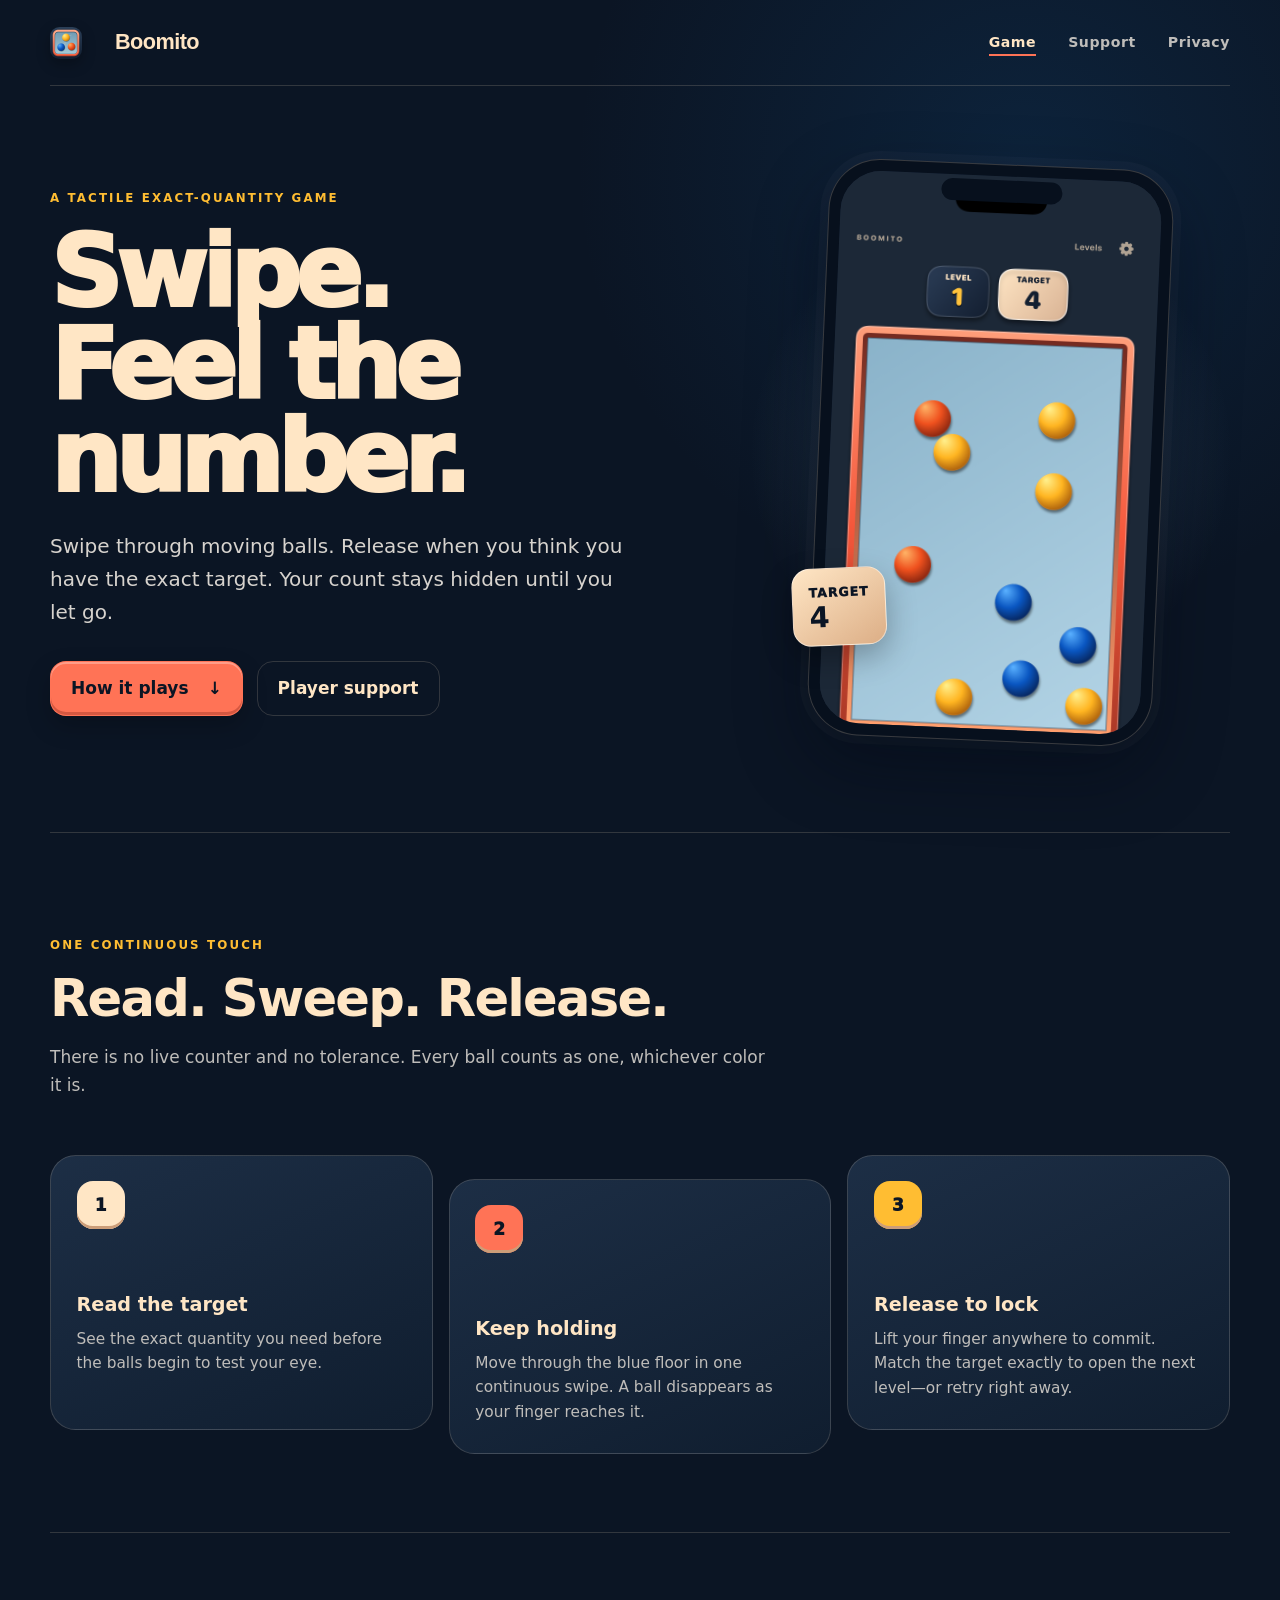
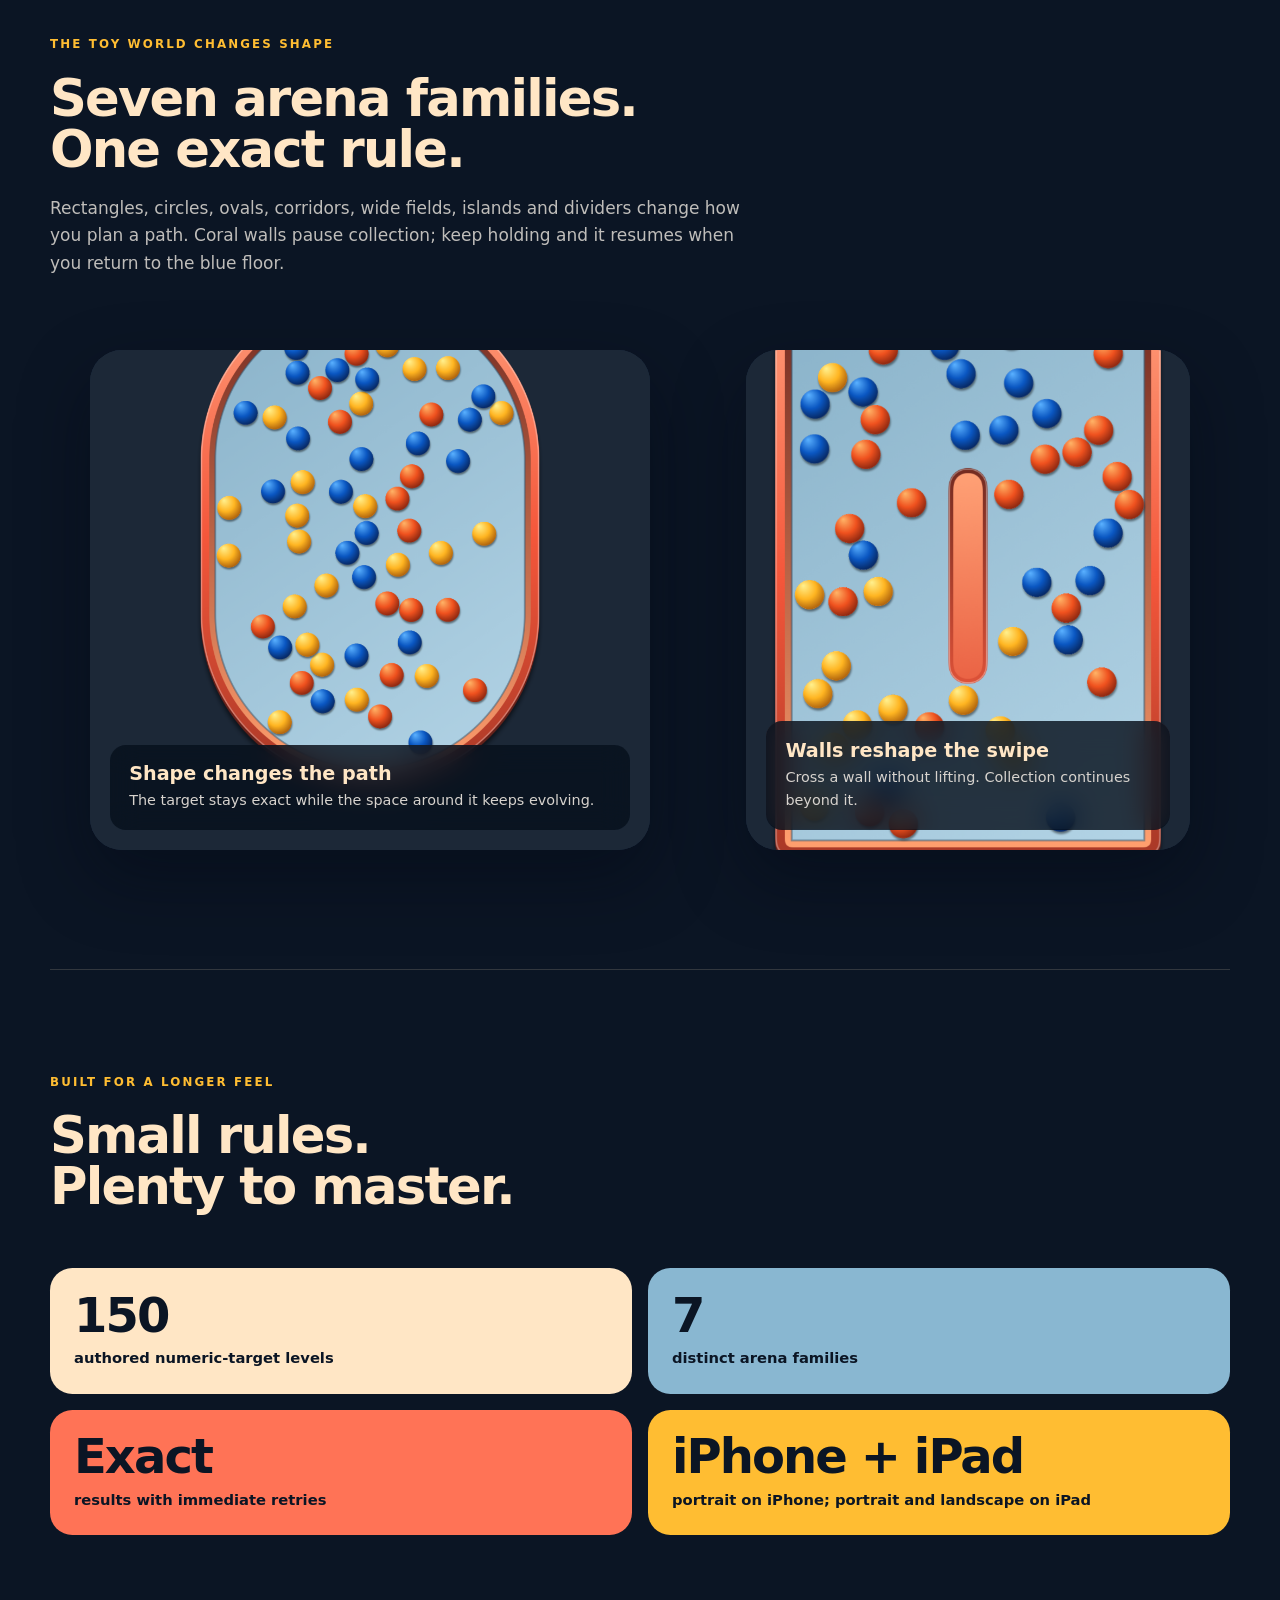
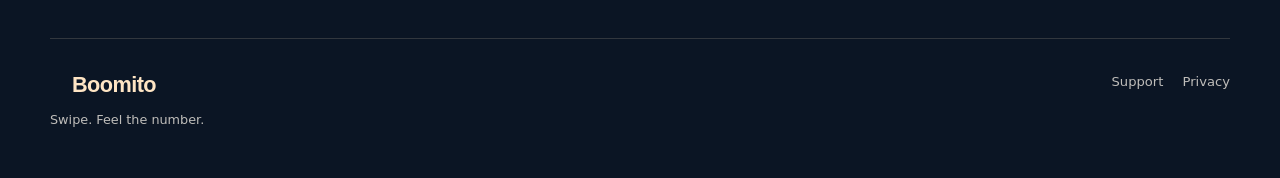
<file: index.html>
<!doctype html>
<html lang="en">
<head>
  <meta charset="utf-8">
  <meta name="viewport" content="width=device-width, initial-scale=1">
  <meta name="description" content="Boomito is a tactile exact-quantity game for iPhone and iPad. Swipe through moving balls and release when you think you have the exact target.">
  <meta name="theme-color" content="#0b1524">
  <title>Boomito — Swipe. Feel the number.</title>
  <link rel="icon" href="assets/favicon.svg" type="image/svg+xml">
  <link rel="apple-touch-icon" href="assets/boomito-icon.png">
  <link rel="stylesheet" href="assets/site.css">
</head>
<body>
  <a class="skip-link" href="#main">Skip to content</a>
  <header class="site-header">
    <a class="brand" href="index.html" aria-label="Boomito home"><img class="brand-icon" src="assets/boomito-icon.png" alt="" width="1024" height="1024"><img class="brand-logo" src="assets/boomito-wordmark.svg" alt="Boomito" width="920" height="220"></a>
    <nav class="site-nav" aria-label="Main navigation"><a href="index.html" aria-current="page">Game</a><a href="support.html">Support</a><a href="privacy.html">Privacy</a></nav>
  </header>

  <main id="main">
    <section class="hero" aria-labelledby="hero-title">
      <div class="hero-copy">
        <p class="eyebrow">A tactile exact-quantity game</p>
        <h1 id="hero-title">Swipe.<br>Feel the number.</h1>
        <p class="lede">Swipe through moving balls. Release when you think you have the exact target. Your count stays hidden until you let go.</p>
        <div class="button-row"><a class="button" href="#how">How it plays <span aria-hidden="true">↓</span></a><a class="button secondary" href="support.html">Player support</a></div>
      </div>
      <div class="hero-visual" aria-label="Boomito gameplay on iPhone">
        <div class="device"><div class="device-window"><img src="assets/boomito-phone.png" alt="A Boomito level with colorful balls inside a coral tray" width="1320" height="2868"></div><span class="floating-label" aria-hidden="true">TARGET<strong>4</strong></span></div>
      </div>
    </section>

    <section class="section" id="how" aria-labelledby="how-title">
      <div class="section-heading"><p class="eyebrow">One continuous touch</p><h2 id="how-title">Read. Sweep. Release.</h2><p>There is no live counter and no tolerance. Every ball counts as one, whichever color it is.</p></div>
      <div class="steps">
        <article class="step-card"><span class="step-number">1</span><h3>Read the target</h3><p>See the exact quantity you need before the balls begin to test your eye.</p></article>
        <article class="step-card"><span class="step-number">2</span><h3>Keep holding</h3><p>Move through the blue floor in one continuous swipe. A ball disappears as your finger reaches it.</p></article>
        <article class="step-card"><span class="step-number">3</span><h3>Release to lock</h3><p>Lift your finger anywhere to commit. Match the target exactly to open the next level—or retry right away.</p></article>
      </div>
    </section>

    <section class="section" aria-labelledby="arenas-title">
      <div class="section-heading"><p class="eyebrow">The toy world changes shape</p><h2 id="arenas-title">Seven arena families.<br>One exact rule.</h2><p>Rectangles, circles, ovals, corridors, wide fields, islands and dividers change how you plan a path. Coral walls pause collection; keep holding and it resumes when you return to the blue floor.</p></div>
      <div class="showcase">
        <figure class="capture circle"><img src="assets/boomito-circle.png" alt="An oval Boomito arena filled with blue, orange and gold balls" width="2064" height="2752"><figcaption class="capture-copy"><h3>Shape changes the path</h3><p>The target stays exact while the space around it keeps evolving.</p></figcaption></figure>
        <figure class="capture"><img src="assets/boomito-obstacle.png" alt="A Boomito tray with a coral divider among colorful balls" width="1320" height="2868"><figcaption class="capture-copy"><h3>Walls reshape the swipe</h3><p>Cross a wall without lifting. Collection continues beyond it.</p></figcaption></figure>
      </div>
    </section>

    <section class="section" aria-labelledby="inside-title">
      <div class="section-heading"><p class="eyebrow">Built for a longer feel</p><h2 id="inside-title">Small rules.<br>Plenty to master.</h2></div>
      <div class="fact-grid">
        <div class="fact"><strong>150</strong><span>authored numeric-target levels</span></div>
        <div class="fact"><strong>7</strong><span>distinct arena families</span></div>
        <div class="fact"><strong>Exact</strong><span>results with immediate retries</span></div>
        <div class="fact"><strong>iPhone + iPad</strong><span>portrait on iPhone; portrait and landscape on iPad</span></div>
      </div>
    </section>
  </main>

  <footer class="site-footer"><div><a class="brand" href="index.html"><img class="brand-logo" src="assets/boomito-wordmark.svg" alt="Boomito" width="920" height="220"></a><div class="footer-copy">Swipe. Feel the number.</div></div><nav class="footer-links" aria-label="Footer navigation"><a href="support.html">Support</a><a href="privacy.html">Privacy</a></nav></footer>
</body>
</html>
</file>
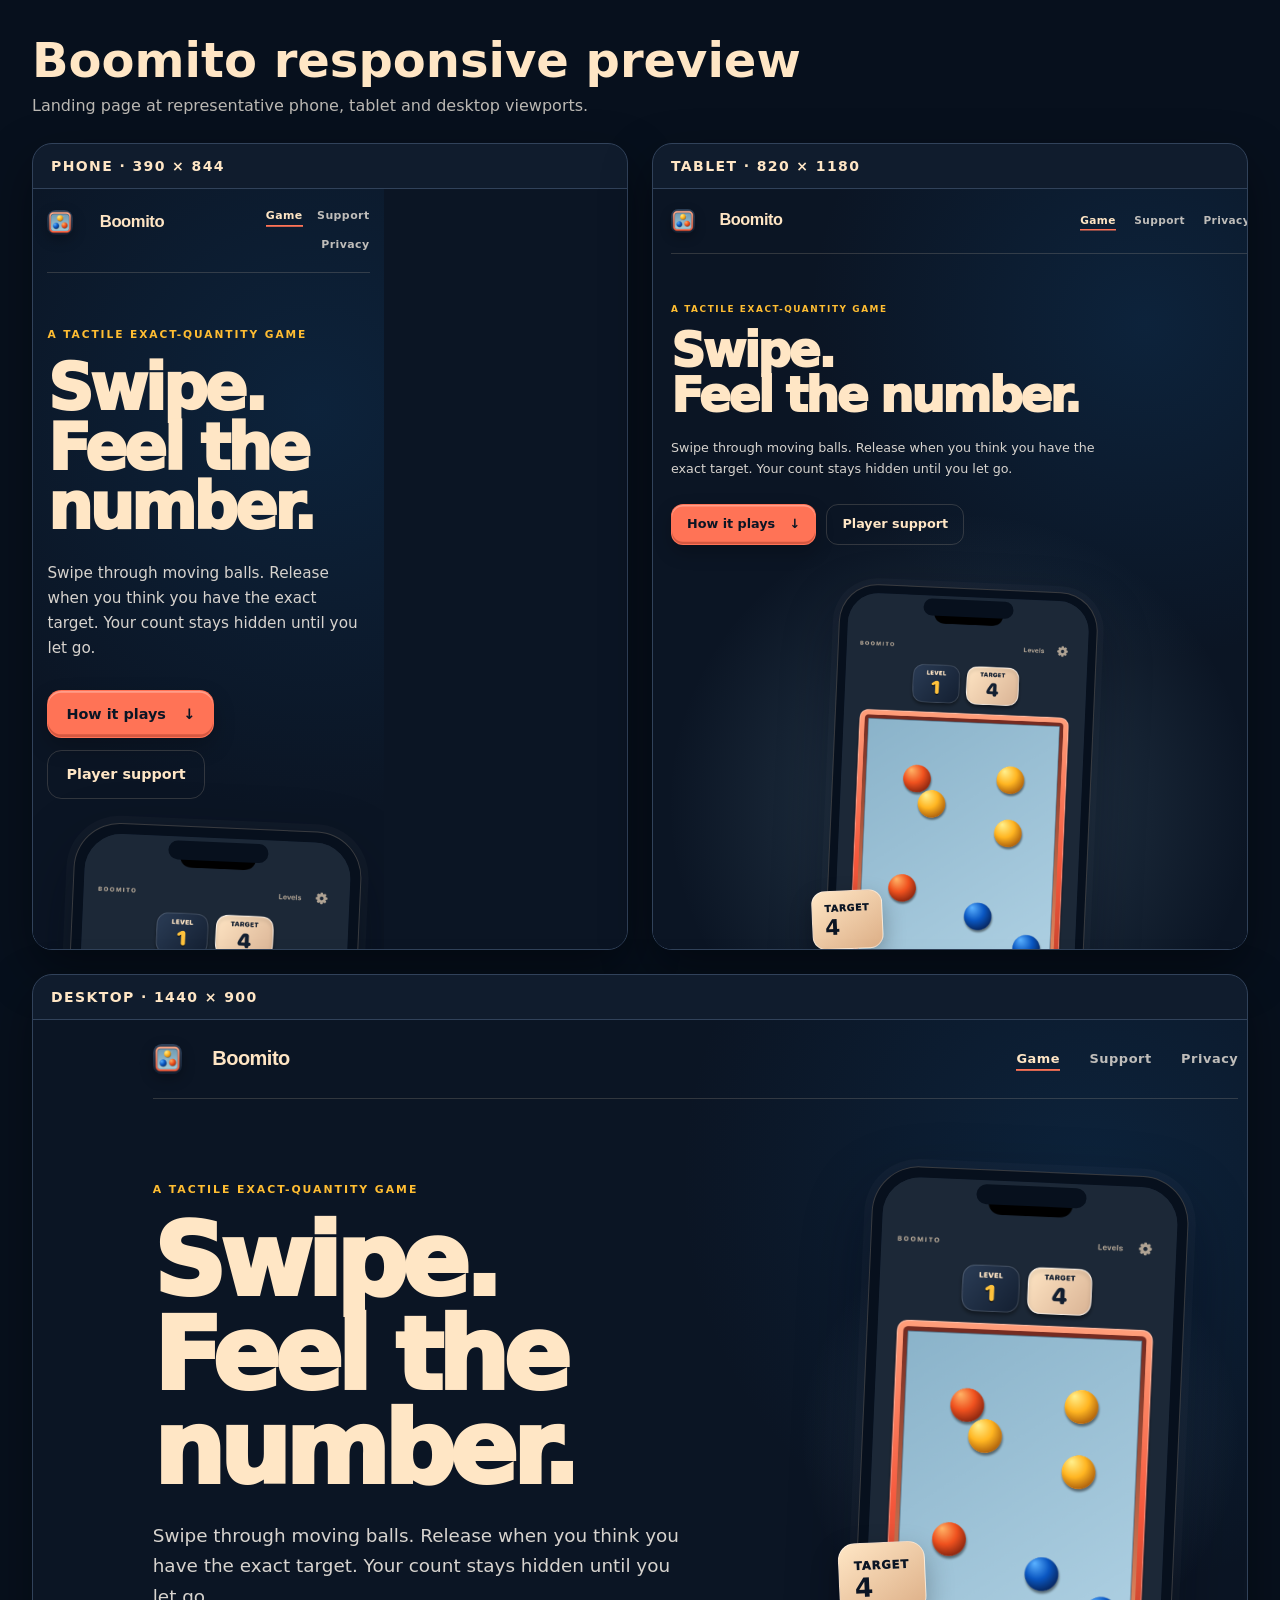
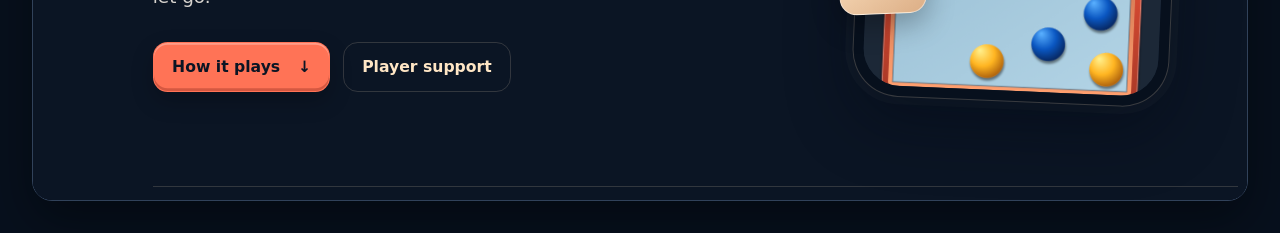
<file: preview.html>
<!doctype html>
<html lang="en">
<head>
  <meta charset="utf-8">
  <meta name="viewport" content="width=device-width, initial-scale=1">
  <title>Boomito responsive preview</title>
  <style>
    :root{color-scheme:dark;font-family:ui-rounded,"SF Pro Rounded",system-ui,sans-serif;background:#07101d;color:#ffe6c5}
    *{box-sizing:border-box}body{margin:0;padding:32px}header{max-width:1400px;margin:0 auto 28px}h1{margin:0 0 8px;font-size:clamp(28px,5vw,48px)}p{margin:0;color:#bbb8b3}.board{max-width:1400px;margin:auto;display:grid;grid-template-columns:1fr 1fr;gap:24px}.preview{border:1px solid #31425a;border-radius:20px;background:#101c2d;overflow:hidden;box-shadow:0 20px 50px #0006}.preview h2{font-size:14px;letter-spacing:.1em;text-transform:uppercase;margin:0;padding:14px 18px;border-bottom:1px solid #31425a}.viewport{width:100%;overflow:hidden;background:#0b1524}.viewport iframe{display:block;border:0;background:#0b1524}.phone .viewport{height:760px}.phone iframe{width:390px;height:844px;zoom:.9}.tablet .viewport{height:760px}.tablet iframe{width:820px;height:1180px;zoom:.75}.desktop{grid-column:1/-1}.desktop .viewport{height:780px}.desktop iframe{width:1440px;height:900px;zoom:.92}@media(max-width:900px){body{padding:18px}.board{grid-template-columns:1fr}.desktop{grid-column:auto}.phone iframe{zoom:.86}.tablet iframe{zoom:.7}.desktop iframe{zoom:.55}.desktop .viewport{height:520px}}@media(max-width:480px){.tablet iframe{zoom:.62}.desktop iframe{zoom:.35}.desktop .viewport{height:330px}}
  </style>
</head>
<body>
  <header><h1>Boomito responsive preview</h1><p>Landing page at representative phone, tablet and desktop viewports.</p></header>
  <main class="board">
    <section class="preview phone"><h2>Phone · 390 × 844</h2><div class="viewport"><iframe src="index.html" title="Boomito phone preview"></iframe></div></section>
    <section class="preview tablet"><h2>Tablet · 820 × 1180</h2><div class="viewport"><iframe src="index.html" title="Boomito tablet preview"></iframe></div></section>
    <section class="preview desktop"><h2>Desktop · 1440 × 900</h2><div class="viewport"><iframe src="index.html" title="Boomito desktop preview"></iframe></div></section>
  </main>
</body>
</html>
</file>
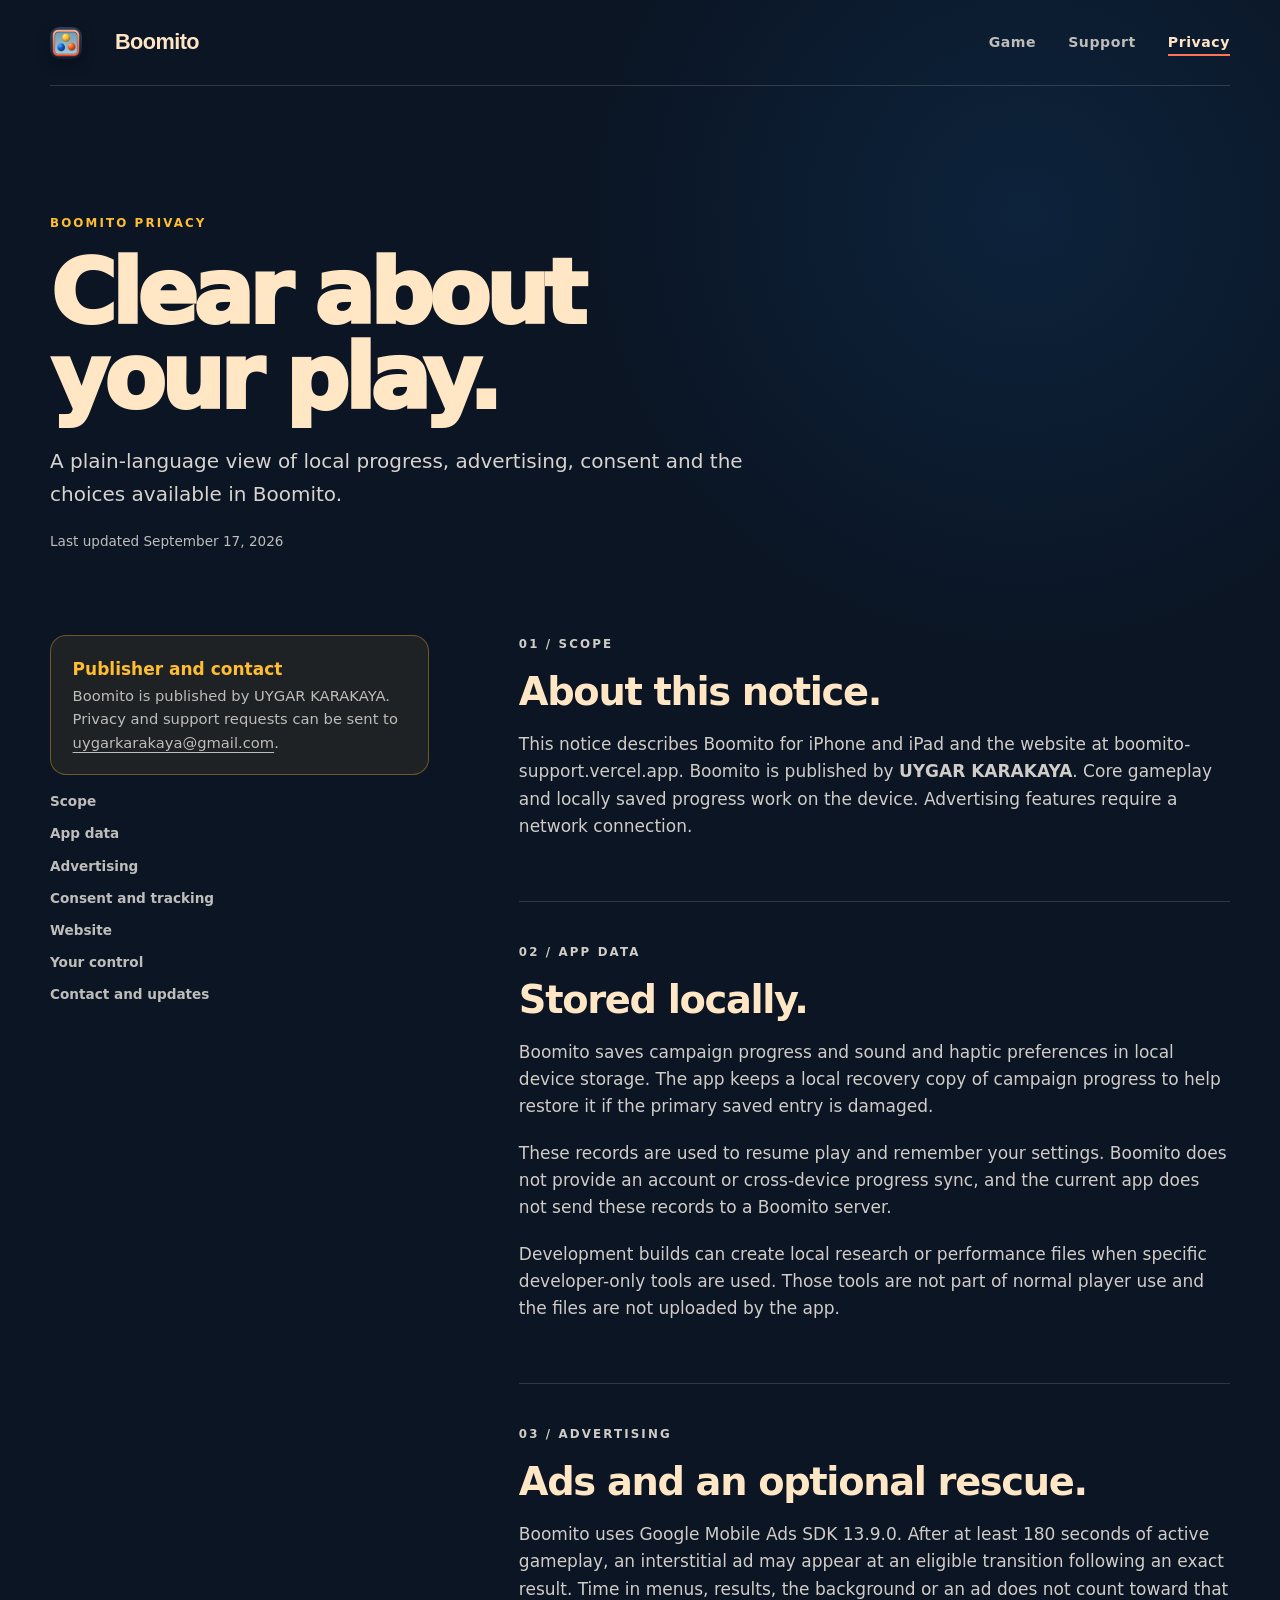
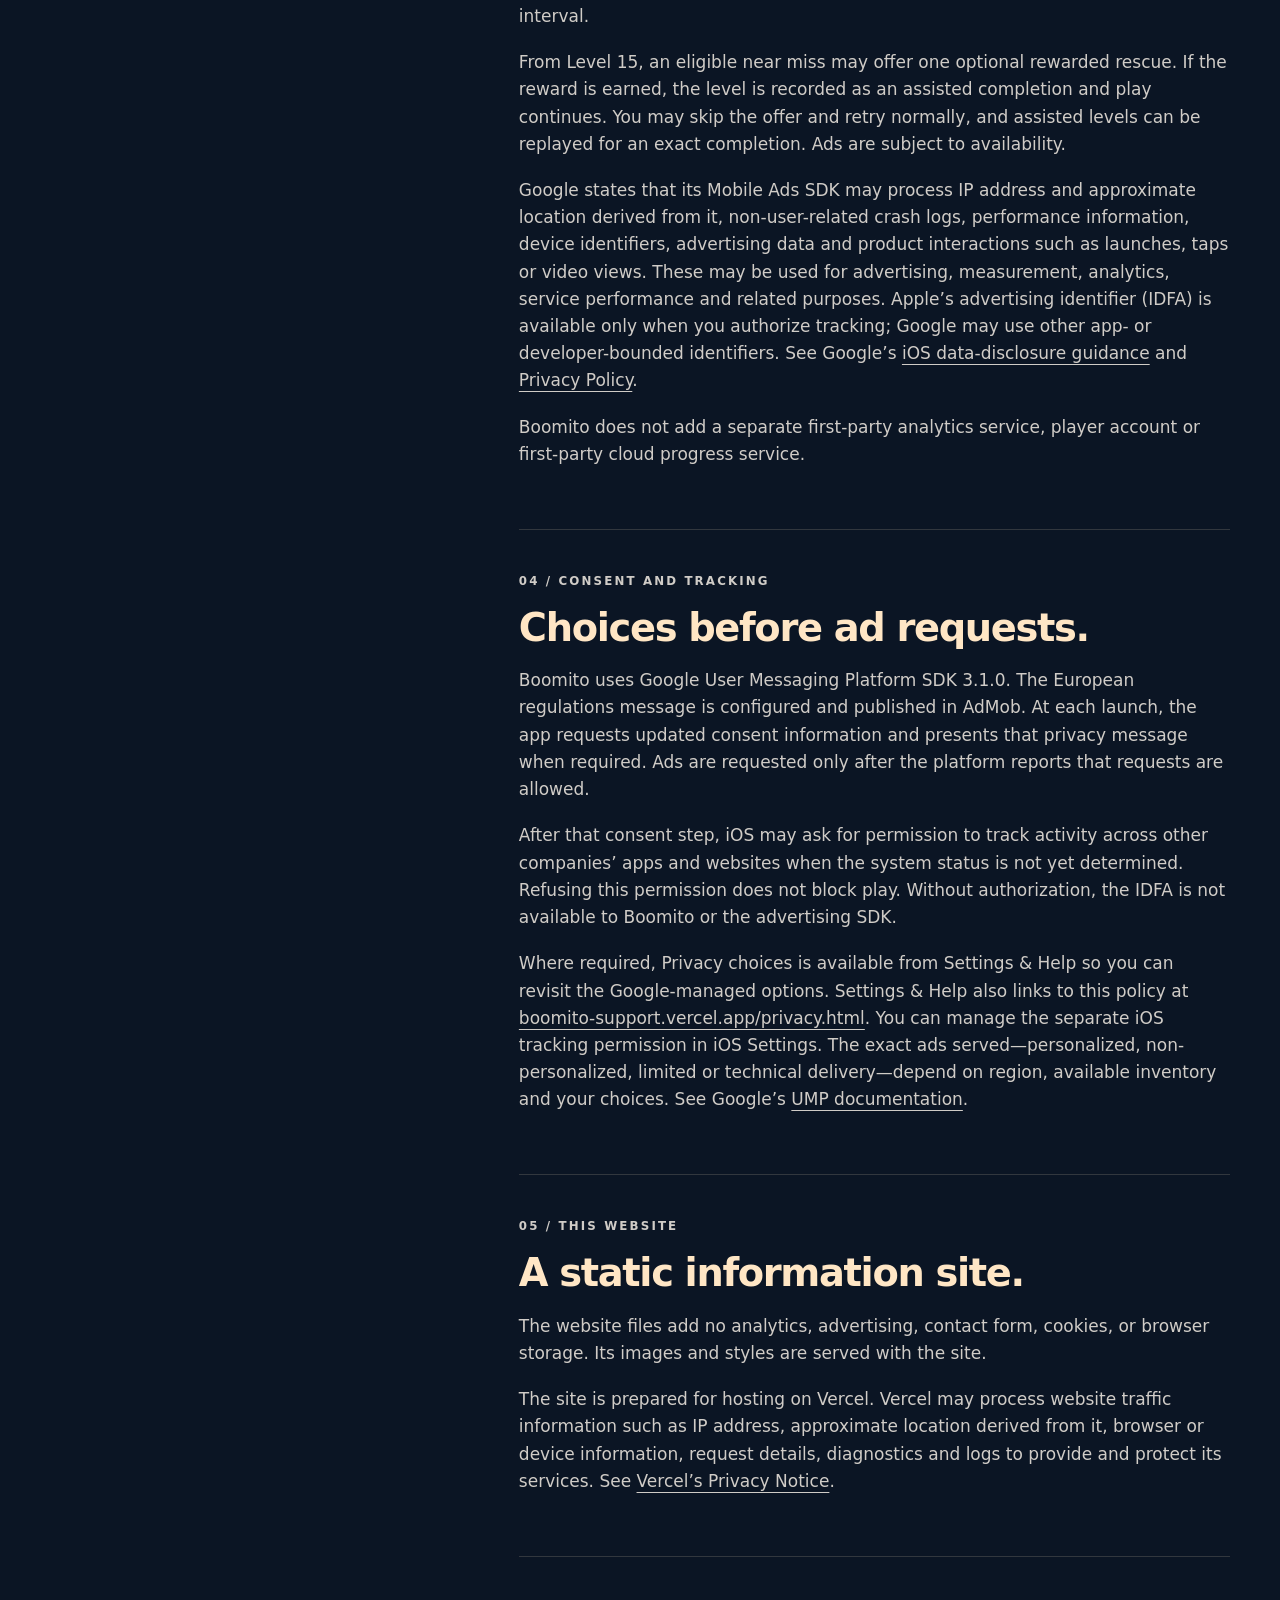
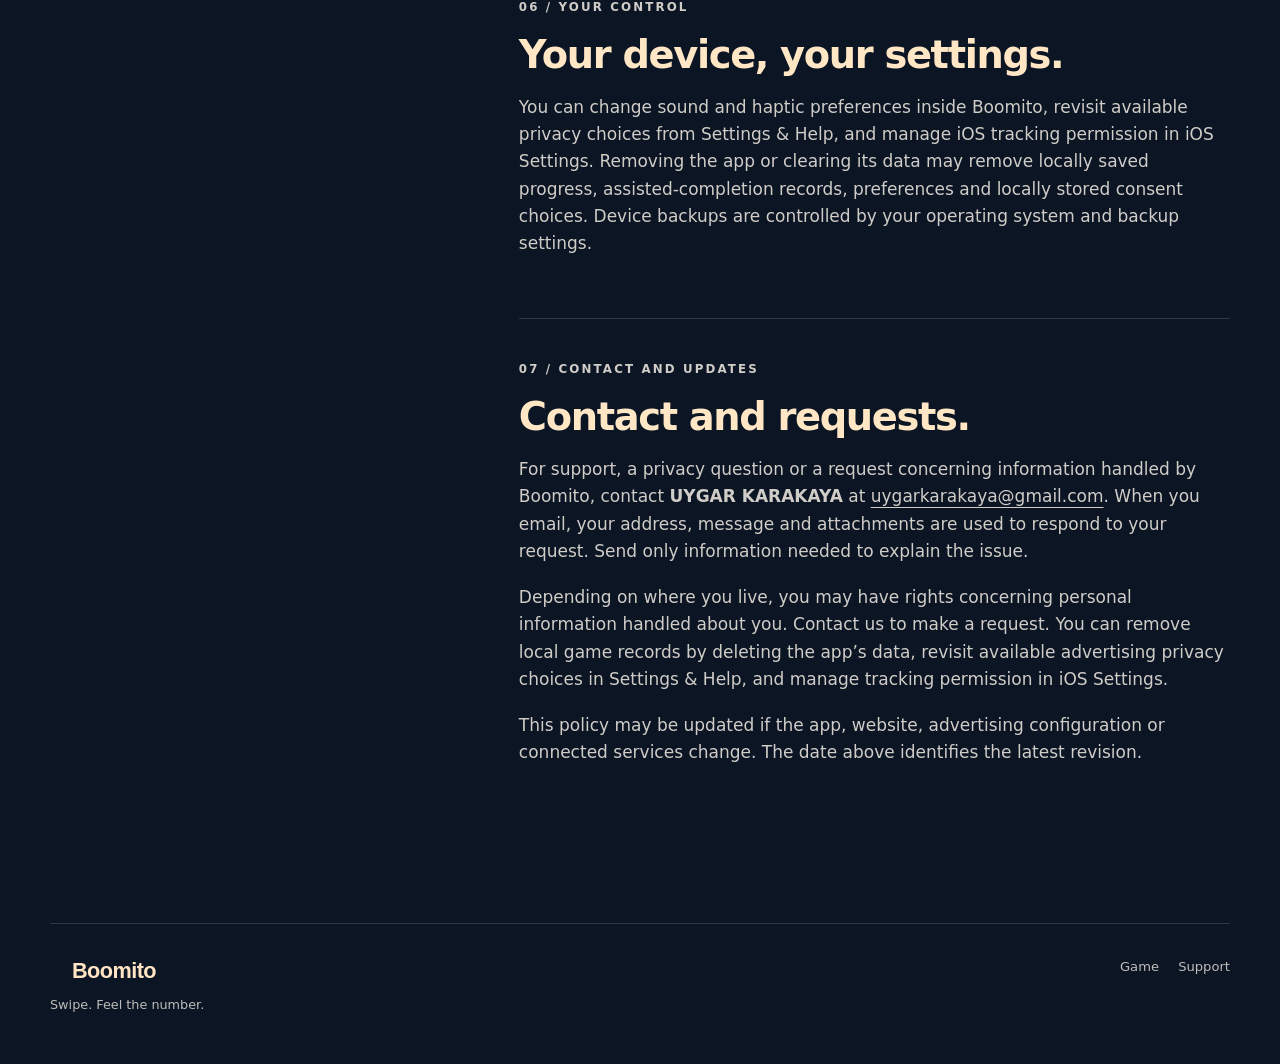
<file: privacy.html>
<!doctype html>
<html lang="en">
<head>
  <meta charset="utf-8">
  <meta name="viewport" content="width=device-width, initial-scale=1">
  <meta name="description" content="Boomito privacy policy covering local progress, Google advertising, consent and tracking choices, support contact and website hosting.">
  <meta name="theme-color" content="#0b1524">
  <title>Privacy — Boomito</title>
  <link rel="canonical" href="https://boomito-support.vercel.app/privacy.html">
  <link rel="icon" href="assets/favicon.svg" type="image/svg+xml">
  <link rel="apple-touch-icon" href="assets/boomito-icon.png">
  <link rel="stylesheet" href="assets/site.css">
</head>
<body>
  <a class="skip-link" href="#main">Skip to content</a>
  <header class="site-header">
    <a class="brand" href="index.html" aria-label="Boomito home"><img class="brand-icon" src="assets/boomito-icon.png" alt="" width="1024" height="1024"><img class="brand-logo" src="assets/boomito-wordmark.svg" alt="Boomito" width="920" height="220"></a>
    <nav class="site-nav" aria-label="Main navigation"><a href="index.html">Game</a><a href="support.html">Support</a><a href="privacy.html" aria-current="page">Privacy</a></nav>
  </header>

  <main id="main">
    <section class="page-hero"><p class="eyebrow">Boomito privacy</p><h1>Clear about<br>your play.</h1><p class="lede">A plain-language view of local progress, advertising, consent and the choices available in Boomito.</p><p class="meta">Last updated September 17, 2026</p></section>
    <div class="content-grid">
      <aside class="side-note"><div class="notice"><strong>Publisher and contact</strong><p>Boomito is published by UYGAR KARAKAYA. Privacy and support requests can be sent to <a href="mailto:uygarkarakaya@gmail.com">uygarkarakaya@gmail.com</a>.</p></div><nav class="side-nav" aria-label="Privacy contents"><a href="#scope">Scope</a><a href="#app-data">App data</a><a href="#advertising">Advertising</a><a href="#consent">Consent and tracking</a><a href="#website">Website</a><a href="#control">Your control</a><a href="#contact">Contact and updates</a></nav></aside>
      <div class="stack">
        <section id="scope"><p class="eyebrow">01 / Scope</p><h2>About this notice.</h2><p>This notice describes Boomito for iPhone and iPad and the website at boomito-support.vercel.app. Boomito is published by <strong>UYGAR KARAKAYA</strong>. Core gameplay and locally saved progress work on the device. Advertising features require a network connection.</p></section>
        <section id="app-data"><p class="eyebrow">02 / App data</p><h2>Stored locally.</h2><p>Boomito saves campaign progress and sound and haptic preferences in local device storage. The app keeps a local recovery copy of campaign progress to help restore it if the primary saved entry is damaged.</p><p>These records are used to resume play and remember your settings. Boomito does not provide an account or cross-device progress sync, and the current app does not send these records to a Boomito server.</p><p>Development builds can create local research or performance files when specific developer-only tools are used. Those tools are not part of normal player use and the files are not uploaded by the app.</p></section>
        <section id="advertising"><p class="eyebrow">03 / Advertising</p><h2>Ads and an optional rescue.</h2><p>Boomito uses Google Mobile Ads SDK 13.9.0. After at least 180 seconds of active gameplay, an interstitial ad may appear at an eligible transition following an exact result. Time in menus, results, the background or an ad does not count toward that interval.</p><p>From Level 15, an eligible near miss may offer one optional rewarded rescue. If the reward is earned, the level is recorded as an assisted completion and play continues. You may skip the offer and retry normally, and assisted levels can be replayed for an exact completion. Ads are subject to availability.</p><p>Google states that its Mobile Ads SDK may process IP address and approximate location derived from it, non-user-related crash logs, performance information, device identifiers, advertising data and product interactions such as launches, taps or video views. These may be used for advertising, measurement, analytics, service performance and related purposes. Apple’s advertising identifier (IDFA) is available only when you authorize tracking; Google may use other app- or developer-bounded identifiers. See Google’s <a href="https://developers.google.com/admob/ios/privacy/data-disclosure">iOS data-disclosure guidance</a> and <a href="https://policies.google.com/privacy">Privacy Policy</a>.</p><p>Boomito does not add a separate first-party analytics service, player account or first-party cloud progress service.</p></section>
        <section id="consent"><p class="eyebrow">04 / Consent and tracking</p><h2>Choices before ad requests.</h2><p>Boomito uses Google User Messaging Platform SDK 3.1.0. The European regulations message is configured and published in AdMob. At each launch, the app requests updated consent information and presents that privacy message when required. Ads are requested only after the platform reports that requests are allowed.</p><p>After that consent step, iOS may ask for permission to track activity across other companies’ apps and websites when the system status is not yet determined. Refusing this permission does not block play. Without authorization, the IDFA is not available to Boomito or the advertising SDK.</p><p>Where required, Privacy choices is available from Settings &amp; Help so you can revisit the Google-managed options. Settings &amp; Help also links to this policy at <a href="https://boomito-support.vercel.app/privacy.html">boomito-support.vercel.app/privacy.html</a>. You can manage the separate iOS tracking permission in iOS Settings. The exact ads served—personalized, non-personalized, limited or technical delivery—depend on region, available inventory and your choices. See Google’s <a href="https://developers.google.com/admob/ios/privacy">UMP documentation</a>.</p></section>
        <section id="website"><p class="eyebrow">05 / This website</p><h2>A static information site.</h2><p>The website files add no analytics, advertising, contact form, cookies, or browser storage. Its images and styles are served with the site.</p><p>The site is prepared for hosting on Vercel. Vercel may process website traffic information such as IP address, approximate location derived from it, browser or device information, request details, diagnostics and logs to provide and protect its services. See <a href="https://vercel.com/legal/privacy-notice">Vercel’s Privacy Notice</a>.</p></section>
        <section id="control"><p class="eyebrow">06 / Your control</p><h2>Your device, your settings.</h2><p>You can change sound and haptic preferences inside Boomito, revisit available privacy choices from Settings &amp; Help, and manage iOS tracking permission in iOS Settings. Removing the app or clearing its data may remove locally saved progress, assisted-completion records, preferences and locally stored consent choices. Device backups are controlled by your operating system and backup settings.</p></section>
        <section id="contact"><p class="eyebrow">07 / Contact and updates</p><h2>Contact and requests.</h2><p>For support, a privacy question or a request concerning information handled by Boomito, contact <strong>UYGAR KARAKAYA</strong> at <a href="mailto:uygarkarakaya@gmail.com">uygarkarakaya@gmail.com</a>. When you email, your address, message and attachments are used to respond to your request. Send only information needed to explain the issue.</p><p>Depending on where you live, you may have rights concerning personal information handled about you. Contact us to make a request. You can remove local game records by deleting the app’s data, revisit available advertising privacy choices in Settings &amp; Help, and manage tracking permission in iOS Settings.</p><p>This policy may be updated if the app, website, advertising configuration or connected services change. The date above identifies the latest revision.</p></section>
      </div>
    </div>
  </main>
  <footer class="site-footer"><div><a class="brand" href="index.html"><img class="brand-logo" src="assets/boomito-wordmark.svg" alt="Boomito" width="920" height="220"></a><div class="footer-copy">Swipe. Feel the number.</div></div><nav class="footer-links" aria-label="Footer navigation"><a href="index.html">Game</a><a href="support.html">Support</a></nav></footer>
</body>
</html>
</file>
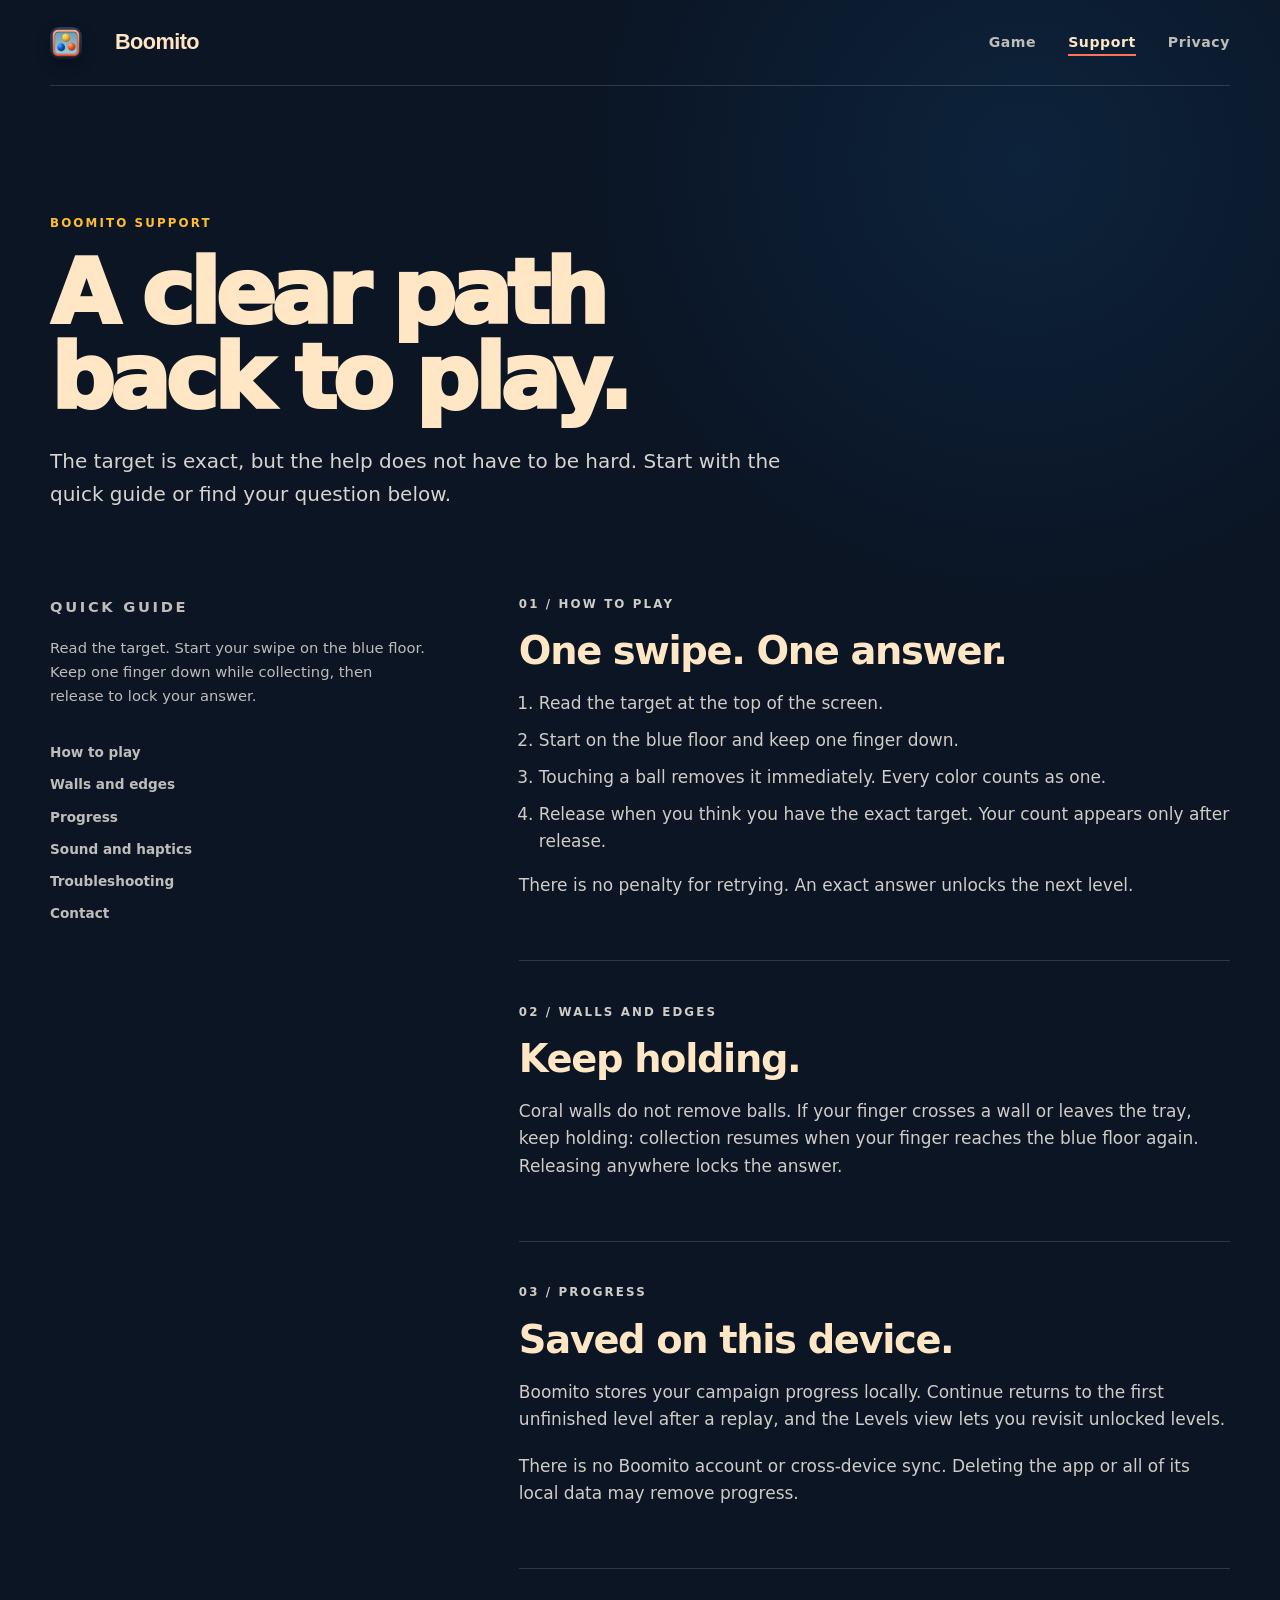
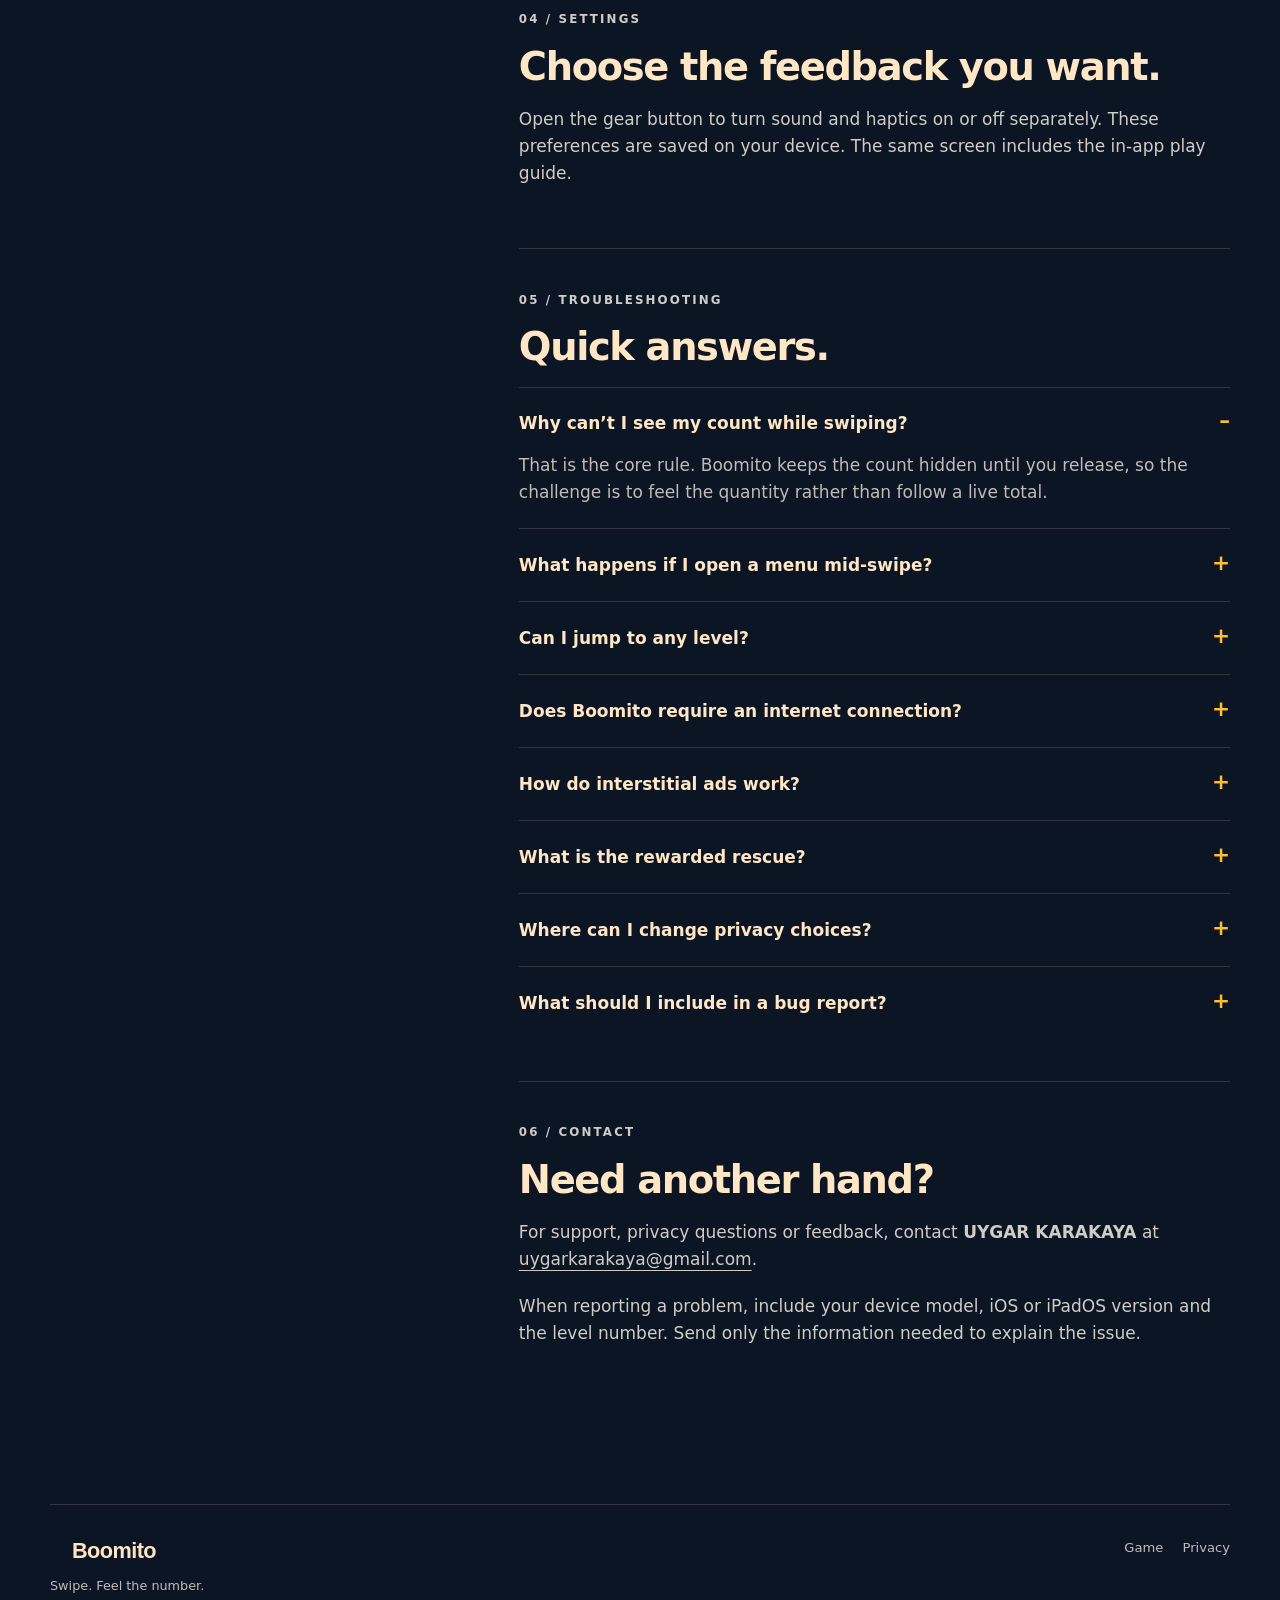
<file: support.html>
<!doctype html>
<html lang="en">
<head>
  <meta charset="utf-8">
  <meta name="viewport" content="width=device-width, initial-scale=1">
  <meta name="description" content="Boomito support: how to play, progress, settings, walls, retries and troubleshooting.">
  <meta name="theme-color" content="#0b1524">
  <title>Support — Boomito</title>
  <link rel="icon" href="assets/favicon.svg" type="image/svg+xml">
  <link rel="apple-touch-icon" href="assets/boomito-icon.png">
  <link rel="stylesheet" href="assets/site.css">
</head>
<body>
  <a class="skip-link" href="#main">Skip to content</a>
  <header class="site-header">
    <a class="brand" href="index.html" aria-label="Boomito home"><img class="brand-icon" src="assets/boomito-icon.png" alt="" width="1024" height="1024"><img class="brand-logo" src="assets/boomito-wordmark.svg" alt="Boomito" width="920" height="220"></a>
    <nav class="site-nav" aria-label="Main navigation"><a href="index.html">Game</a><a href="support.html" aria-current="page">Support</a><a href="privacy.html">Privacy</a></nav>
  </header>

  <main id="main">
    <section class="page-hero"><p class="eyebrow">Boomito support</p><h1>A clear path<br>back to play.</h1><p class="lede">The target is exact, but the help does not have to be hard. Start with the quick guide or find your question below.</p></section>
    <div class="content-grid">
      <aside class="side-note"><p class="eyebrow">Quick guide</p><p>Read the target. Start your swipe on the blue floor. Keep one finger down while collecting, then release to lock your answer.</p><nav class="side-nav" aria-label="Support contents"><a href="#basics">How to play</a><a href="#walls">Walls and edges</a><a href="#progress">Progress</a><a href="#settings">Sound and haptics</a><a href="#troubleshooting">Troubleshooting</a><a href="#contact">Contact</a></nav></aside>
      <div class="stack">
        <section id="basics"><p class="eyebrow">01 / How to play</p><h2>One swipe. One answer.</h2><ol><li>Read the target at the top of the screen.</li><li>Start on the blue floor and keep one finger down.</li><li>Touching a ball removes it immediately. Every color counts as one.</li><li>Release when you think you have the exact target. Your count appears only after release.</li></ol><p>There is no penalty for retrying. An exact answer unlocks the next level.</p></section>
        <section id="walls"><p class="eyebrow">02 / Walls and edges</p><h2>Keep holding.</h2><p>Coral walls do not remove balls. If your finger crosses a wall or leaves the tray, keep holding: collection resumes when your finger reaches the blue floor again. Releasing anywhere locks the answer.</p></section>
        <section id="progress"><p class="eyebrow">03 / Progress</p><h2>Saved on this device.</h2><p>Boomito stores your campaign progress locally. Continue returns to the first unfinished level after a replay, and the Levels view lets you revisit unlocked levels.</p><p>There is no Boomito account or cross-device sync. Deleting the app or all of its local data may remove progress.</p></section>
        <section id="settings"><p class="eyebrow">04 / Settings</p><h2>Choose the feedback you want.</h2><p>Open the gear button to turn sound and haptics on or off separately. These preferences are saved on your device. The same screen includes the in-app play guide.</p></section>
        <section id="troubleshooting"><p class="eyebrow">05 / Troubleshooting</p><h2>Quick answers.</h2><div class="faq-list">
          <details open><summary>Why can’t I see my count while swiping?</summary><p>That is the core rule. Boomito keeps the count hidden until you release, so the challenge is to feel the quantity rather than follow a live total.</p></details>
          <details><summary>What happens if I open a menu mid-swipe?</summary><p>An unfinished attempt is cancelled without scoring and restarts cleanly when you return. A result that has already been committed remains locked.</p></details>
          <details><summary>Can I jump to any level?</summary><p>You can revisit any level you have unlocked. Browsing later pages does not unlock their levels.</p></details>
          <details><summary>Does Boomito require an internet connection?</summary><p>The core game and your saved progress work on the device. Advertising features need a connection and depend on ad availability. If an ad is unavailable, you can keep playing normally.</p></details>
          <details><summary>How do interstitial ads work?</summary><p>After at least three minutes of active gameplay, an interstitial may appear at an eligible transition following an exact result. Menus, results, time in the background and time spent viewing an ad do not count toward that interval. Ad availability is not guaranteed.</p></details>
          <details><summary>What is the rewarded rescue?</summary><p>From Level 15, some near misses may offer one optional rewarded video. Earning the reward records an assisted completion and continues to the next level. You can skip it and retry normally, and you can replay an assisted level later for an exact completion. Availability is not guaranteed.</p></details>
          <details><summary>Where can I change privacy choices?</summary><p>Boomito checks consent information at each launch and shows a message when required. Where privacy choices are available, open Settings &amp; Help and choose Privacy choices. iOS tracking permission is separate and can also be changed in iOS Settings. Refusing tracking does not block play.</p></details>
          <details><summary>What should I include in a bug report?</summary><p>Include your iPhone or iPad model, iOS or iPadOS version, the level number, what you expected, and what happened. A screenshot can help. Avoid sending sensitive personal information.</p></details>
        </div></section>
        <section id="contact"><p class="eyebrow">06 / Contact</p><h2>Need another hand?</h2><p>For support, privacy questions or feedback, contact <strong>UYGAR KARAKAYA</strong> at <a href="mailto:uygarkarakaya@gmail.com">uygarkarakaya@gmail.com</a>.</p><p>When reporting a problem, include your device model, iOS or iPadOS version and the level number. Send only the information needed to explain the issue.</p></section>
      </div>
    </div>
  </main>
  <footer class="site-footer"><div><a class="brand" href="index.html"><img class="brand-logo" src="assets/boomito-wordmark.svg" alt="Boomito" width="920" height="220"></a><div class="footer-copy">Swipe. Feel the number.</div></div><nav class="footer-links" aria-label="Footer navigation"><a href="index.html">Game</a><a href="privacy.html">Privacy</a></nav></footer>
</body>
</html>
</file>
<file: assets/site.css>
:root {
  color-scheme: dark;
  --navy: #132033;
  --navy-deep: #0b1524;
  --navy-soft: #1c2d44;
  --coral: #ff7356;
  --coral-deep: #d94a31;
  --blue: #89b7d1;
  --blue-deep: #0d57bd;
  --cream: #ffe6c5;
  --gold: #ffbd32;
  --white: #fff8ee;
  --muted: #bfbdba;
  --line: rgba(255, 230, 197, 0.16);
  --shadow: 0 28px 70px rgba(2, 8, 18, 0.42);
}

* { box-sizing: border-box; }
html { scroll-behavior: smooth; scroll-padding-top: 6rem; }
body {
  margin: 0;
  min-width: 320px;
  background:
    radial-gradient(circle at 80% 5%, rgba(19, 84, 142, 0.22), transparent 28rem),
    var(--navy-deep);
  color: var(--white);
  font-family: ui-rounded, "SF Pro Rounded", "Arial Rounded MT Bold", system-ui, -apple-system, sans-serif;
  font-size: 17px;
  line-height: 1.6;
  text-rendering: optimizeLegibility;
}

img { display: block; max-width: 100%; }
a { color: inherit; text-underline-offset: 0.3em; }
a:hover { color: var(--gold); }
a:focus-visible, summary:focus-visible {
  outline: 3px solid var(--gold);
  outline-offset: 5px;
  border-radius: 8px;
}

.skip-link {
  position: fixed;
  z-index: 100;
  left: 1rem;
  top: -5rem;
  padding: 0.75rem 1rem;
  border-radius: 0.75rem;
  background: var(--cream);
  color: var(--navy);
  font-weight: 800;
}
.skip-link:focus { top: 1rem; }

.site-header, .site-footer, main { width: min(1180px, calc(100% - 3rem)); margin-inline: auto; }
.site-header {
  min-height: 86px;
  display: flex;
  align-items: center;
  justify-content: space-between;
  gap: 2rem;
  border-bottom: 1px solid var(--line);
}
.brand {
  display: inline-flex;
  align-items: center;
  gap: 0.7rem;
  color: var(--cream);
  font-size: 1.25rem;
  font-weight: 950;
  letter-spacing: 0.08em;
  line-height: 1;
  text-decoration: none;
}
.brand-logo { width: 8rem; height: auto; }
.brand-icon { width: 2rem; height: 2rem; border-radius: 0.6rem; box-shadow: 0 5px 14px rgba(0,0,0,.28); }
.brand-mark { display: inline-flex; gap: 0.22rem; }
.brand-mark i { width: 0.46rem; height: 0.46rem; border-radius: 50%; background: var(--blue-deep); box-shadow: inset 0 1px 1px rgba(255,255,255,.35); }
.brand-mark i:nth-child(2) { background: var(--coral); }
.brand-mark i:nth-child(3) { background: var(--gold); }
.site-nav { display: flex; align-items: center; gap: clamp(1rem, 3vw, 2rem); }
.site-nav a {
  color: var(--muted);
  font-size: 0.88rem;
  font-weight: 750;
  letter-spacing: 0.04em;
  text-decoration: none;
}
.site-nav a:hover, .site-nav a[aria-current="page"] { color: var(--cream); }
.site-nav a[aria-current="page"] { box-shadow: 0 2px 0 var(--coral); }

.eyebrow {
  margin: 0 0 1.15rem;
  color: var(--gold);
  font-size: 0.74rem;
  font-weight: 900;
  letter-spacing: 0.18em;
  text-transform: uppercase;
}
h1, h2, h3, p { margin-top: 0; }
h1, h2, h3 { color: var(--cream); text-wrap: balance; }
h1 { margin-bottom: 1.6rem; font-size: clamp(3.3rem, 7.7vw, 6.8rem); line-height: 0.94; letter-spacing: -0.055em; font-weight: 950; }
h2 { margin-bottom: 1.25rem; font-size: clamp(2rem, 4vw, 3.4rem); line-height: 1; letter-spacing: -0.035em; }
h3 { margin-bottom: 0.65rem; font-size: 1.2rem; line-height: 1.2; }
p { margin-bottom: 1.2rem; }
.lede { max-width: 37rem; color: #d7d3ce; font-size: clamp(1.06rem, 2vw, 1.25rem); line-height: 1.65; }
.button-row { display: flex; flex-wrap: wrap; gap: 0.85rem; margin-top: 2rem; }
.button {
  display: inline-flex;
  min-height: 50px;
  align-items: center;
  justify-content: center;
  gap: 1.2rem;
  padding: 0.8rem 1.25rem;
  border: 1px solid transparent;
  border-radius: 1rem;
  background: var(--coral);
  color: var(--navy-deep);
  font-weight: 900;
  text-decoration: none;
  box-shadow: inset 0 2px 0 rgba(255,255,255,.3), inset 0 -3px 0 rgba(118,28,19,.3), 0 10px 24px rgba(0,0,0,.22);
}
.button:hover { background: #ff896f; color: var(--navy-deep); transform: translateY(-1px); }
.button.secondary { border-color: var(--line); background: transparent; color: var(--cream); box-shadow: none; }
.button.secondary:hover { border-color: var(--cream); }

.hero {
  display: grid;
  grid-template-columns: minmax(0, 1.05fr) minmax(340px, 0.82fr);
  align-items: center;
  gap: clamp(2rem, 7vw, 7rem);
  min-height: 690px;
  padding: 4.8rem 0 5.6rem;
}
.hero-copy { position: relative; z-index: 1; }
.hero-visual { position: relative; min-height: 580px; display: grid; place-items: center; }
.hero-visual::before {
  content: "";
  position: absolute;
  width: 105%;
  aspect-ratio: 1;
  border-radius: 50%;
  background: radial-gradient(circle, rgba(136, 183, 210, 0.24), rgba(136, 183, 210, 0) 68%);
}
.device {
  position: relative;
  z-index: 1;
  width: min(345px, 82vw);
  padding: 11px;
  border: 1px solid rgba(255, 230, 197, .2);
  border-radius: 3.2rem;
  background: #07101d;
  box-shadow: var(--shadow), 0 0 0 8px rgba(255,255,255,.025);
  transform: rotate(2.5deg);
}
.device::after { content: ""; position: absolute; width: 35%; height: 22px; top: 15px; left: 32.5%; border-radius: 20px; background: #07101d; }
.device-window { aspect-ratio: 0.58; overflow: hidden; border-radius: 2.55rem; background: var(--navy); }
.device-window img { width: 100%; height: 100%; object-fit: cover; object-position: center top; }
.floating-label {
  position: absolute;
  z-index: 2;
  left: -1.25rem;
  bottom: 5.5rem;
  padding: 0.85rem 1rem;
  border: 1px solid rgba(255,255,255,.45);
  border-radius: 1.15rem;
  background: linear-gradient(145deg, var(--cream), #dcae86);
  color: var(--navy-deep);
  font-size: 0.78rem;
  font-weight: 950;
  letter-spacing: 0.08em;
  box-shadow: 0 12px 30px rgba(0,0,0,.28);
  transform: rotate(-5deg);
}
.floating-label strong { display: block; font-size: 1.8rem; letter-spacing: -0.04em; line-height: 1; }

.section { padding: clamp(4rem, 8vw, 7rem) 0; border-top: 1px solid var(--line); }
.section-heading { max-width: 45rem; margin-bottom: 3.5rem; }
.section-heading p:last-child { color: var(--muted); }
.steps { display: grid; grid-template-columns: repeat(3, 1fr); gap: 1rem; }
.step-card {
  min-height: 275px;
  padding: 1.6rem;
  border: 1px solid var(--line);
  border-radius: 1.6rem;
  background: linear-gradient(155deg, rgba(31, 49, 73, .92), rgba(17, 31, 49, .92));
}
.step-card:nth-child(2) { transform: translateY(1.5rem); }
.step-number { display: inline-grid; place-items: center; width: 3rem; height: 3rem; margin-bottom: 4rem; border-radius: 1rem; background: var(--cream); color: var(--navy-deep); font-weight: 950; box-shadow: inset 0 -3px 0 #cc9d78; }
.step-card:nth-child(2) .step-number { background: var(--coral); }
.step-card:nth-child(3) .step-number { background: var(--gold); }
.step-card p { margin-bottom: 0; color: var(--muted); font-size: 0.96rem; }

.showcase { display: grid; grid-template-columns: 1.1fr 0.9fr; gap: 1rem; }
.capture { position: relative; min-height: 500px; overflow: hidden; border-radius: 2rem; background: var(--navy-soft); box-shadow: var(--shadow); }
.capture img { width: 100%; height: 100%; position: absolute; inset: 0; object-fit: cover; object-position: center 58%; }
.capture.circle img { object-position: center 58%; }
.capture-copy { position: absolute; z-index: 1; inset: auto 1.25rem 1.25rem; padding: 1.1rem 1.2rem; border-radius: 1rem; background: rgba(7, 16, 29, .82); backdrop-filter: blur(14px); }
.capture-copy p { margin: 0; color: #d7d3ce; font-size: 0.9rem; }
.capture-copy h3 { margin-bottom: 0.25rem; }

.fact-grid { display: grid; grid-template-columns: 1fr 1fr; gap: 1rem; }
.fact { padding: 1.4rem 1.5rem; border-radius: 1.4rem; background: var(--cream); color: var(--navy-deep); }
.fact strong { display: block; margin-bottom: 0.35rem; font-size: clamp(1.9rem, 4vw, 3rem); line-height: 1; letter-spacing: -0.04em; }
.fact span { font-size: 0.92rem; font-weight: 700; }
.fact:nth-child(2) { background: var(--blue); }
.fact:nth-child(3) { background: var(--coral); }
.fact:nth-child(4) { background: var(--gold); }

.page-hero { max-width: 820px; padding: clamp(4.5rem, 10vw, 8rem) 0 4rem; }
.page-hero h1 { font-size: clamp(3.3rem, 7vw, 6rem); }
.page-hero .lede { max-width: 47rem; }
.content-grid { display: grid; grid-template-columns: 0.72fr 1.35fr; gap: clamp(2.5rem, 7vw, 6rem); padding-bottom: 6rem; }
.side-note { align-self: start; position: sticky; top: 2rem; }
.side-note p { color: var(--muted); font-size: 0.92rem; }
.side-nav { display: flex; flex-direction: column; gap: 0.65rem; padding-top: 1rem; }
.side-nav a { color: var(--muted); font-size: 0.85rem; font-weight: 750; text-decoration: none; }
.side-nav a:hover { color: var(--cream); }
.stack > section, .faq-list details { border-top: 1px solid var(--line); }
.stack > section { padding: 2.6rem 0; scroll-margin-top: 4rem; }
.stack > section:first-child { padding-top: 0; border-top: 0; }
.stack h2 { font-size: clamp(1.75rem, 3vw, 2.5rem); }
.stack p, .stack li { color: #d0ccc7; }
.stack ul, .stack ol { padding-left: 1.25rem; }
.stack li + li { margin-top: 0.6rem; }
.faq-list details { padding: 1.4rem 0; }
.faq-list summary { cursor: pointer; list-style: none; display: flex; justify-content: space-between; gap: 1.5rem; color: var(--cream); font-weight: 850; }
.faq-list summary::-webkit-details-marker { display: none; }
.faq-list summary::after { content: "+"; color: var(--gold); font-size: 1.35rem; line-height: 1; }
.faq-list details[open] summary::after { content: "–"; }
.faq-list details p { max-width: 42rem; margin: 0.9rem 2rem 0 0; color: var(--muted); }
.notice {
  padding: 1.25rem 1.35rem;
  border: 1px solid rgba(255, 189, 50, .35);
  border-radius: 1rem;
  background: rgba(255, 189, 50, .08);
}
.notice strong { color: var(--gold); }
.notice p:last-child { margin-bottom: 0; }
.meta { color: var(--muted); font-size: 0.85rem; }

.site-footer { display: flex; justify-content: space-between; gap: 2rem; padding: 2rem 0 3rem; border-top: 1px solid var(--line); }
.footer-copy { color: var(--muted); font-size: 0.8rem; }
.footer-links { display: flex; flex-wrap: wrap; gap: 1.2rem; align-items: start; }
.footer-links a { color: var(--muted); font-size: 0.82rem; text-decoration: none; }

@media (max-width: 860px) {
  .hero { grid-template-columns: 1fr; min-height: 0; padding-top: 4rem; }
  .hero-copy { max-width: 700px; }
  .hero-visual { min-height: 540px; }
  .steps { grid-template-columns: 1fr 1fr; }
  .step-card:nth-child(2) { transform: none; }
  .step-card:nth-child(3) { grid-column: 1 / -1; min-height: 220px; }
  .step-card:nth-child(3) .step-number { margin-bottom: 2.5rem; }
  .showcase { grid-template-columns: 1fr 1fr; }
  .capture { min-height: 430px; }
  .content-grid { grid-template-columns: 1fr; }
  .side-note { position: static; }
  .side-nav { display: grid; grid-template-columns: 1fr 1fr; }
}

@media (max-width: 600px) {
  body { font-size: 16px; }
  .site-header, .site-footer, main { width: min(100% - 2rem, 1180px); }
  .site-header { align-items: flex-start; min-height: 0; padding: 1.25rem 0; }
  .brand { padding-top: 0.2rem; font-size: 1.05rem; }
  .brand-logo { width: 6.8rem; }
  .brand-icon { width: 1.75rem; height: 1.75rem; }
  .site-nav { justify-content: flex-end; gap: 0.8rem 1rem; flex-wrap: wrap; }
  .site-nav a { font-size: 0.76rem; }
  h1 { font-size: clamp(3.2rem, 18vw, 5rem); }
  .hero { gap: 2rem; padding: 3.7rem 0 4.5rem; }
  .hero-visual { min-height: 500px; }
  .floating-label { left: 0; }
  .steps, .showcase, .fact-grid { grid-template-columns: 1fr; }
  .step-card, .step-card:nth-child(3) { grid-column: auto; min-height: 225px; }
  .step-number, .step-card:nth-child(3) .step-number { margin-bottom: 2.5rem; }
  .showcase .capture { min-height: 470px; }
  .page-hero { padding-top: 4rem; }
  .side-nav { grid-template-columns: 1fr; }
  .site-footer { flex-direction: column; }
}

@media (prefers-reduced-motion: reduce) {
  html { scroll-behavior: auto; }
  *, *::before, *::after { transition-duration: 0.01ms !important; animation-duration: 0.01ms !important; }
}

@media print {
  :root { color-scheme: light; }
  body { background: #fff; color: #111; }
  .site-header, .site-footer, .side-nav, .skip-link { display: none; }
  main { width: 100%; }
  h1, h2, h3, .eyebrow, .stack p, .stack li, .meta { color: #111; }
  .content-grid { display: block; }
  .side-note { margin-bottom: 2rem; }
  .stack > section { break-inside: avoid; border-color: #bbb; }
  .notice { background: #f5f5f5; border-color: #bbb; }
}
</file>
